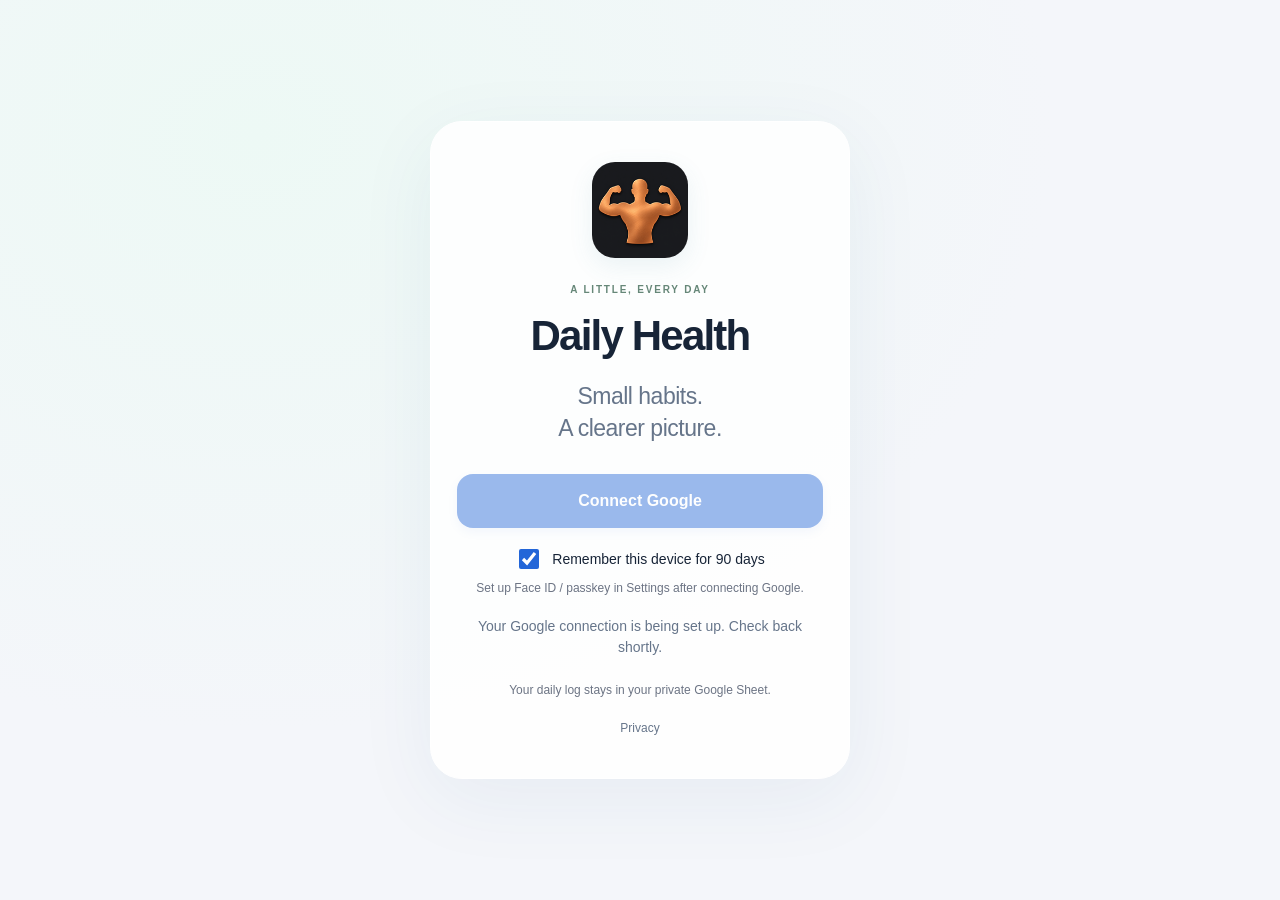
<file: index.html>
<!doctype html>
<html lang="en">
<head>
  <meta charset="utf-8">
  <meta name="viewport" content="width=device-width,initial-scale=1,viewport-fit=cover">
  <meta name="theme-color" content="#f4f6fa">
  <meta name="apple-mobile-web-app-title" content="Daily Health">
  <link rel="apple-touch-icon" sizes="180x180" href="/apple-touch-icon.png?v=d54e0a940a28">
  <link rel="icon" type="image/png" sizes="192x192" href="/assets/icon-192.png?v=d54e0a940a28">
  <link rel="manifest" href="/manifest.webmanifest?v=d54e0a940a28">
  <meta name="apple-mobile-web-app-capable" content="yes">
  <meta name="mobile-web-app-capable" content="yes">
  <meta name="apple-mobile-web-app-status-bar-style" content="default">
  <title>Daily Health</title>
  <link rel="stylesheet" href="/styles.css?v=1ed90fd45cb5">
</head>
<body data-mode="pages" class="connection-locked">
  <section class="connection-screen" aria-labelledby="connection-title"><div class="login-card">
  <img src="/apple-touch-icon.png?v=d54e0a940a28" class="login-icon" width="96" height="96" alt="">
  <p class="login-eyebrow">A LITTLE, EVERY DAY</p><h1 id="connection-title">Daily Health</h1>
  <p class="login-intro">Small habits.<br>A clearer picture.</p>
  <button id="unlock-passkey" class="finish passkey-unlock" type="button" hidden>Unlock with Face ID / passkey</button>
  <button id="connect-google" class="finish" type="button">Connect Google</button>
  <label class="remember-device"><input id="remember-device" type="checkbox" checked> Remember this device for 90 days</label>
  <p id="connection-help" class="tiny">Use this on your personal device. Log out from the top of any screen.</p>
  <p id="connection-message" class="connection-message" role="status">Opening your connection…</p>
  <p class="tiny">Your daily log stays in your private Google Sheet.</p>
  <a class="privacy-link" href="/privacy.html">Privacy</a>
  <noscript><p>Please enable JavaScript to open your daily log.</p></noscript>
  </div></section>
  <div id="preview-banner" class="preview-banner" hidden>Preview · entries stay in this browser, separate from your Google Sheet</div>
  <div class="app-shell">
    <header class="app-header">
      <a class="brand" href="#today" aria-label="Daily Health home"><span class="app-mark"><img src="/assets/icon-192.png?v=d54e0a940a28" width="38" height="38" alt=""></span><span>Daily Health</span></a>
      <div class="header-actions"><button class="logout-button" id="log-out" type="button" hidden>Log out</button><button class="icon-button" id="open-settings" aria-label="Open settings"></button></div>
    </header>
    <div id="startup-status" class="startup-status" role="status" hidden></div>
    <main id="main" aria-live="off"><div class="loading"><span class="spinner"></span><p>Opening your daily log…</p></div></main>
  </div>
  <nav class="tabbar" aria-label="Main navigation">
    <button data-tab="today" aria-current="page"><span class="nav-icon" data-icon="today"></span><span>Today</span></button>
    <button data-tab="trends"><span class="nav-icon" data-icon="trends"></span><span>Trends</span></button>
    <button data-tab="history"><span class="nav-icon" data-icon="history"></span><span>History</span></button>
  </nav>
  <div id="toast" class="toast" role="status" hidden></div>
  <dialog id="editor"><div id="dialog-content"></div></dialog>
  <input type="file" id="import-file" accept="application/json,.json" hidden>
  <script src="/core.js?v=1ed90fd45cb5"></script>
  <script src="/apple-health.js?v=1ed90fd45cb5"></script>
  <script src="/progress.js?v=1ed90fd45cb5"></script>
  <script src="/config.js?v=1ed90fd45cb5"></script>
  <script src="/pages-api.js?v=1ed90fd45cb5"></script>
  <script src="https://accounts.google.com/gsi/client" async defer></script>
  <script src="/client.js?v=1ed90fd45cb5"></script>
</body>
</html>
</file>
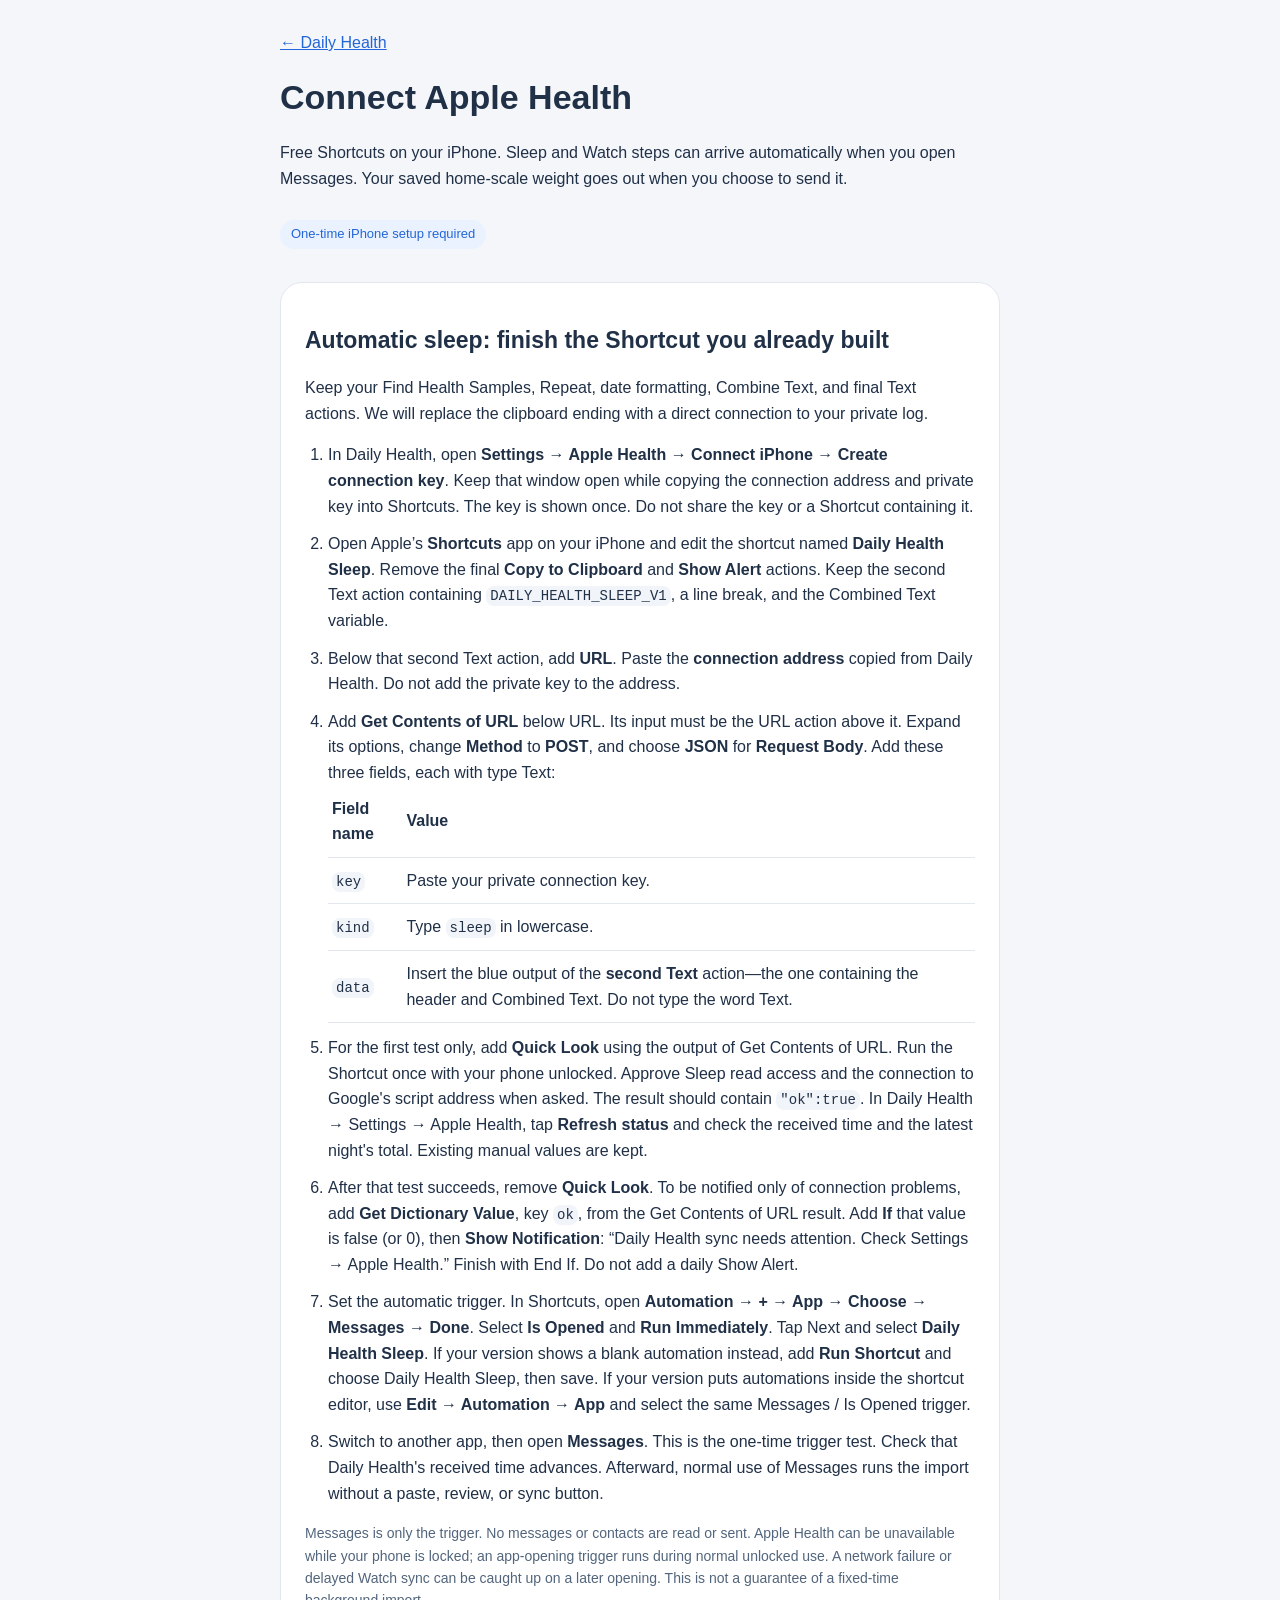
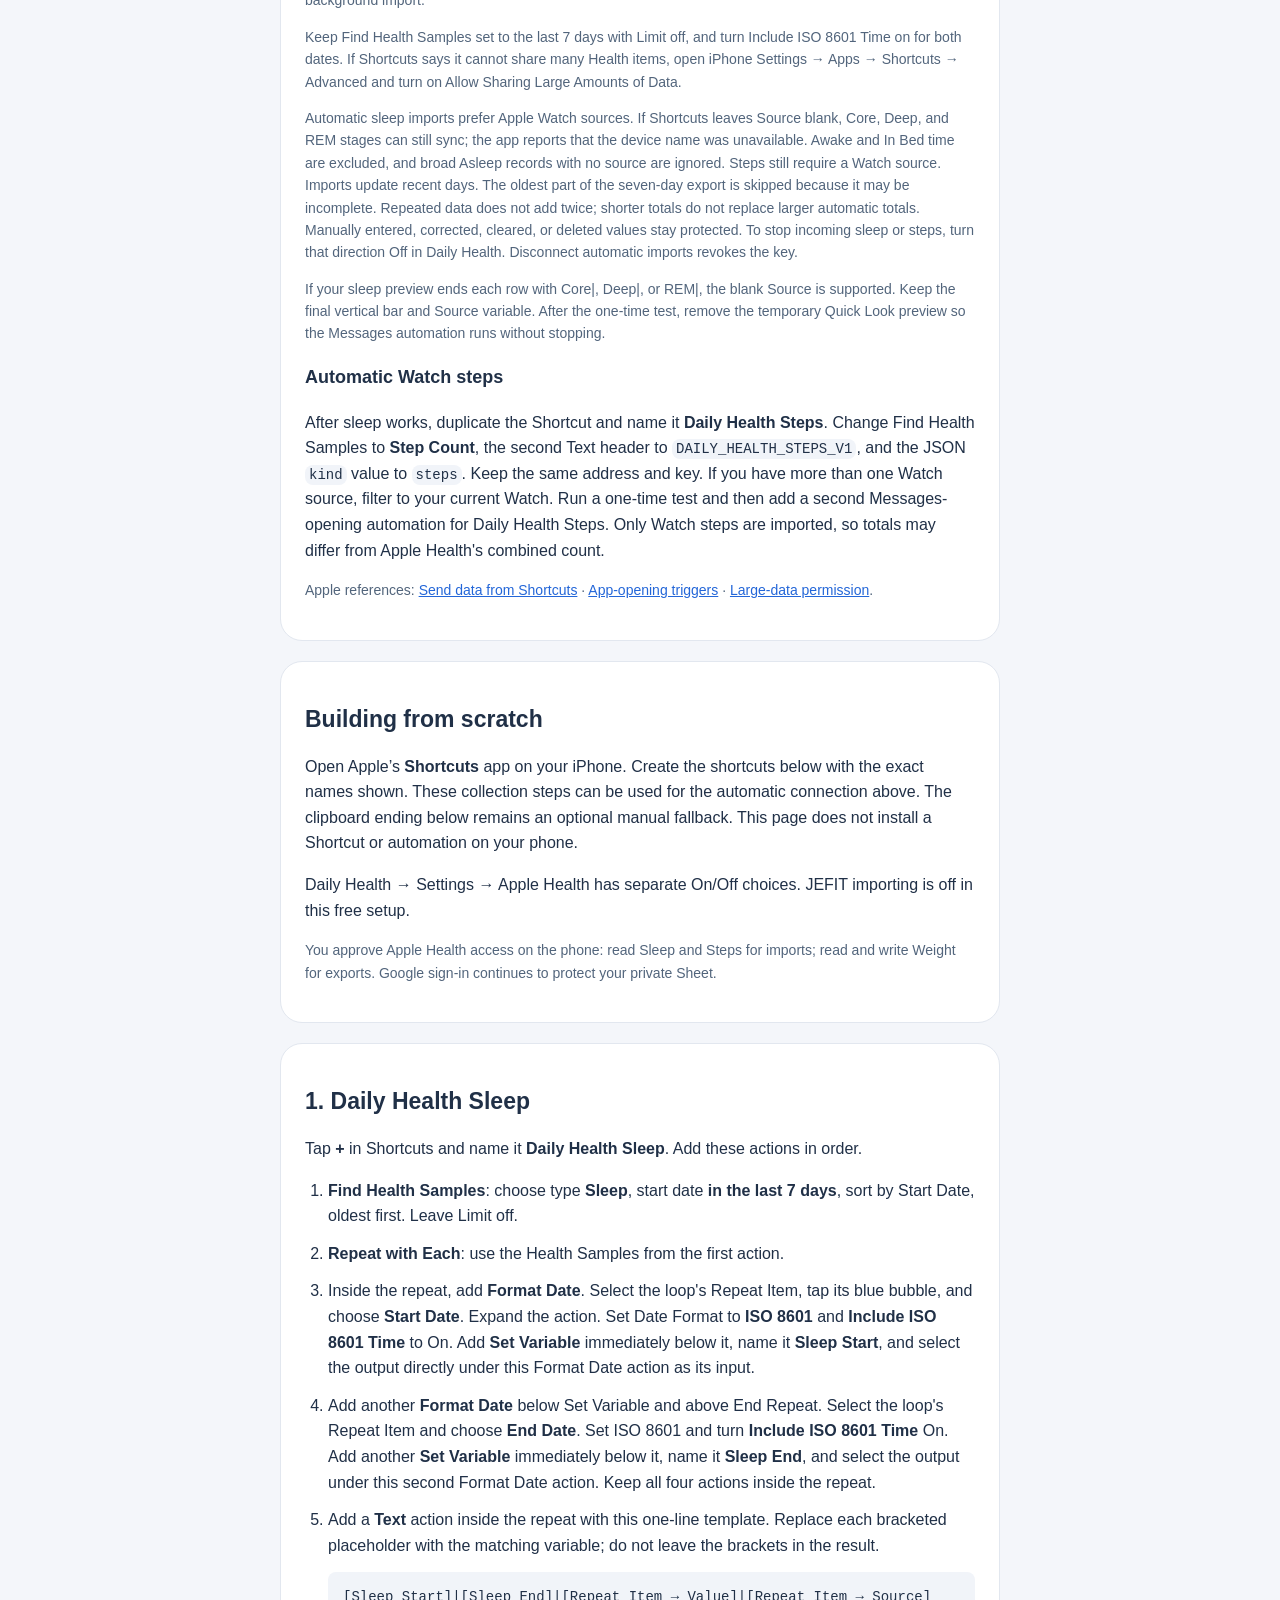
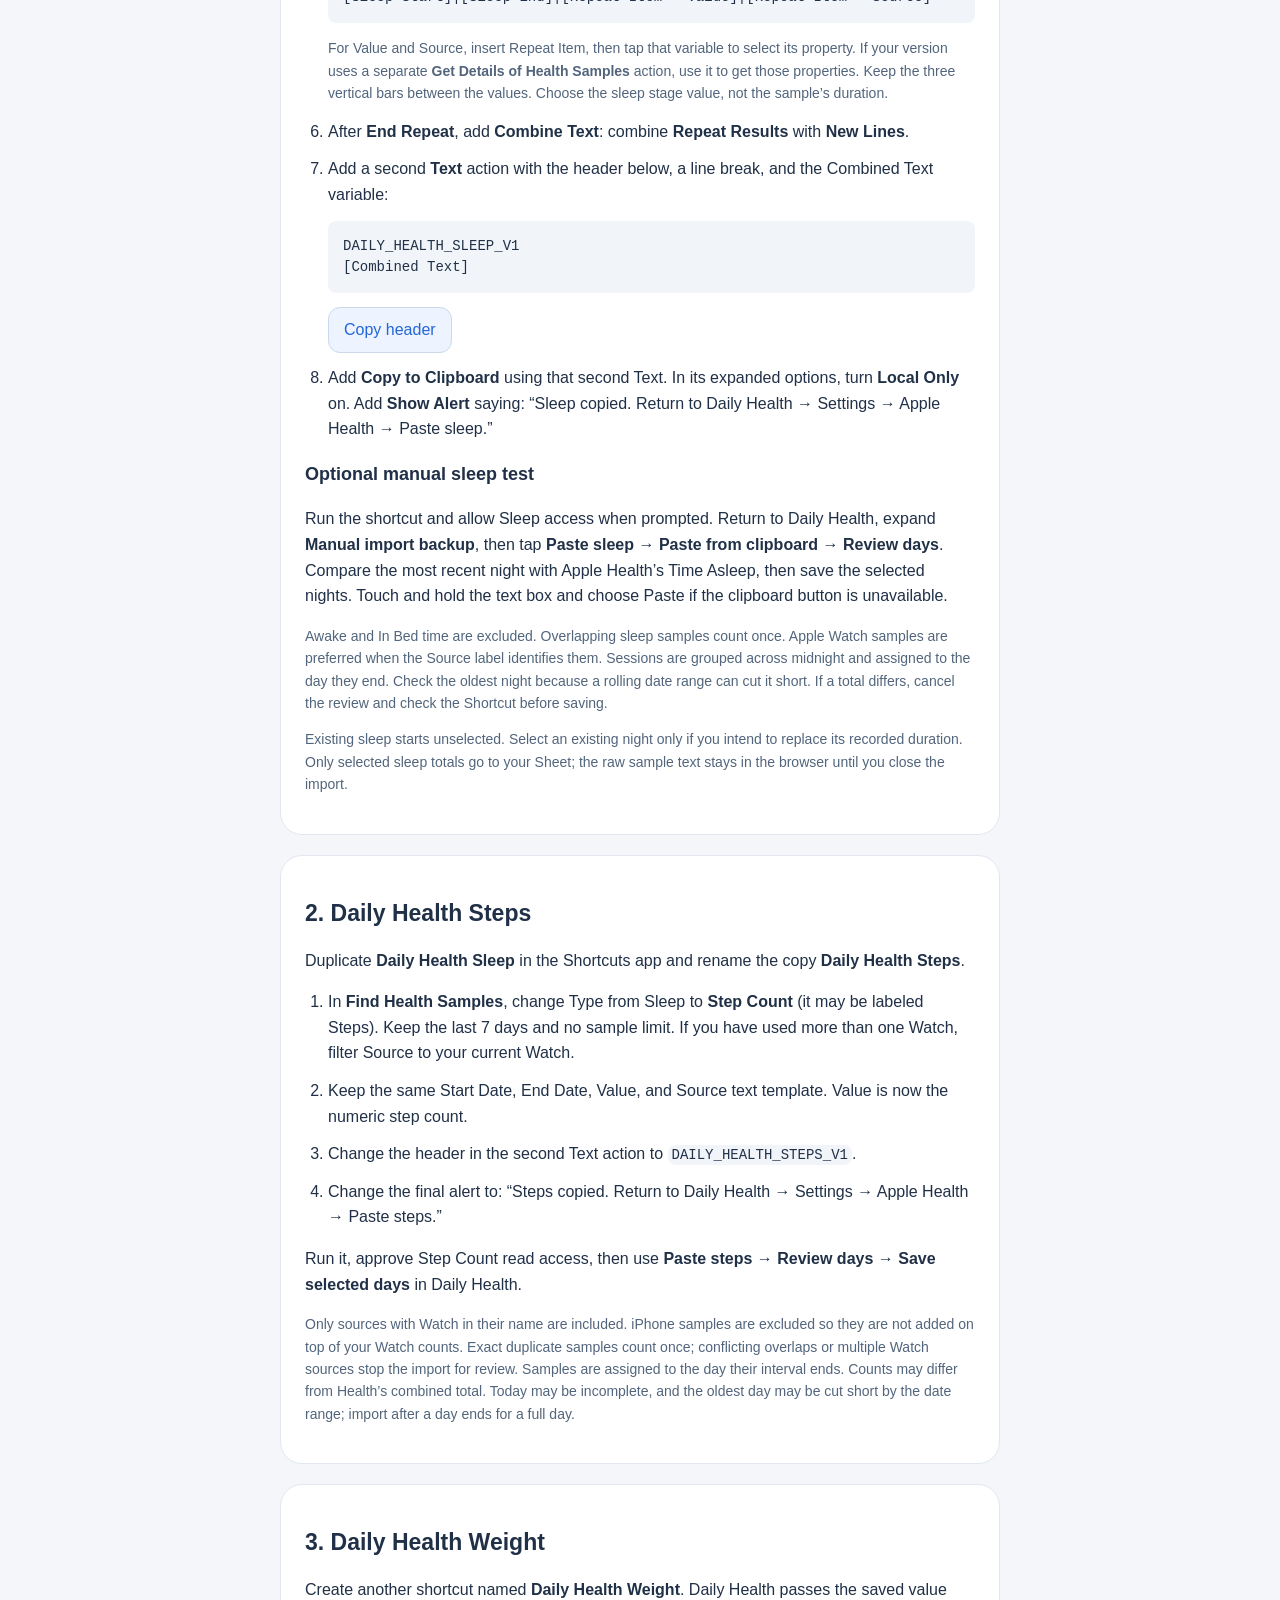
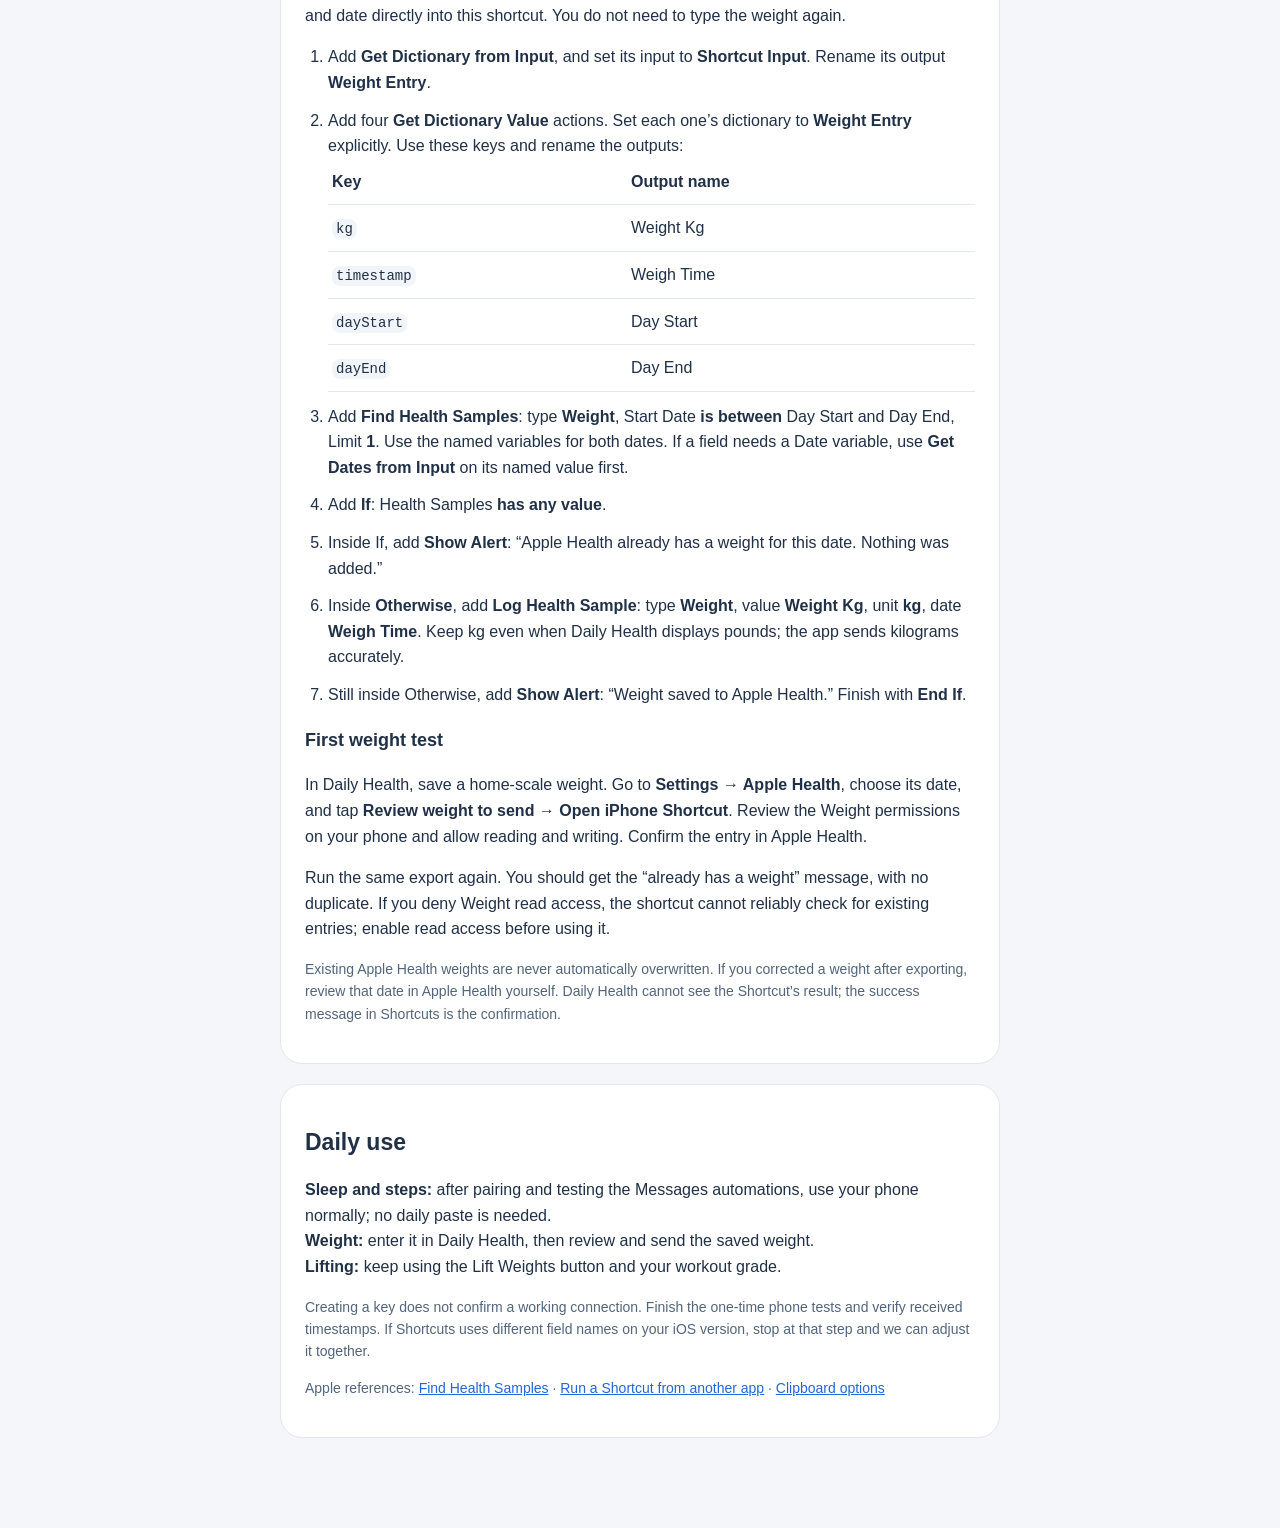
<file: apple-health-setup.html>
<!doctype html>
<html lang="en"><head><meta charset="utf-8"><meta name="viewport" content="width=device-width,initial-scale=1"><title>Apple Health setup · Daily Health</title><link rel="apple-touch-icon" sizes="180x180" href="/apple-touch-icon.png?v=d54e0a940a28">
  <link rel="icon" type="image/png" sizes="192x192" href="/assets/icon-192.png?v=d54e0a940a28">
  <link rel="manifest" href="/manifest.webmanifest?v=d54e0a940a28">
  <meta name="apple-mobile-web-app-capable" content="yes">
  <meta name="mobile-web-app-capable" content="yes">
  <meta name="apple-mobile-web-app-status-bar-style" content="default">
<style>body{font:16px/1.6 -apple-system,BlinkMacSystemFont,"Segoe UI",sans-serif;background:#f4f6fa;color:#203047;margin:0}main{max-width:720px;margin:auto;padding:30px 20px 70px}h1{font-size:34px;line-height:1.15}h2{font-size:23px;line-height:1.3}h3{font-size:18px}section{padding:24px;background:white;border:1px solid #e2e7ef;border-radius:22px;margin:20px 0}li{margin:12px 0}ol{padding-left:23px}a{color:#2366d8}code,pre{font:14px/1.5 ui-monospace,monospace;background:#f1f4f9;border-radius:8px}code{padding:2px 4px}pre{padding:15px;white-space:pre-wrap;overflow-wrap:anywhere}.note{font-size:14px;color:#52657c}.tag{display:inline-block;border-radius:30px;padding:4px 11px;background:#eaf2ff;color:#2366d8;font-size:13px}table{border-collapse:collapse;width:100%}td,th{text-align:left;padding:10px 4px;border-bottom:1px solid #e2e7ef}button{font:inherit;min-height:44px;border:1px solid #cbd9eb;border-radius:12px;padding:9px 15px;background:#edf3ff;color:#2366d8}summary{font-weight:650;cursor:pointer;min-height:44px}</style></head>
<body><main><a href="/">← Daily Health</a><h1>Connect Apple Health</h1><p>Free Shortcuts on your iPhone. Sleep and Watch steps can arrive automatically when you open Messages. Your saved home-scale weight goes out when you choose to send it.</p><p class="tag">One-time iPhone setup required</p>
<section id="automatic"><h2>Automatic sleep: finish the Shortcut you already built</h2><p>Keep your Find Health Samples, Repeat, date formatting, Combine Text, and final Text actions. We will replace the clipboard ending with a direct connection to your private log.</p>
<ol><li>In Daily Health, open <strong>Settings → Apple Health → Connect iPhone → Create connection key</strong>. Keep that window open while copying the connection address and private key into Shortcuts. The key is shown once. Do not share the key or a Shortcut containing it.</li>
<li>Open Apple’s <strong>Shortcuts</strong> app on your iPhone and edit the shortcut named <strong>Daily Health Sleep</strong>. Remove the final <strong>Copy to Clipboard</strong> and <strong>Show Alert</strong> actions. Keep the second Text action containing <code>DAILY_HEALTH_SLEEP_V1</code>, a line break, and the Combined Text variable.</li>
<li>Below that second Text action, add <strong>URL</strong>. Paste the <strong>connection address</strong> copied from Daily Health. Do not add the private key to the address.</li>
<li>Add <strong>Get Contents of URL</strong> below URL. Its input must be the URL action above it. Expand its options, change <strong>Method</strong> to <strong>POST</strong>, and choose <strong>JSON</strong> for <strong>Request Body</strong>. Add these three fields, each with type Text:
<table><tr><th>Field name</th><th>Value</th></tr><tr><td><code>key</code></td><td>Paste your private connection key.</td></tr><tr><td><code>kind</code></td><td>Type <code>sleep</code> in lowercase.</td></tr><tr><td><code>data</code></td><td>Insert the blue output of the <strong>second Text</strong> action—the one containing the header and Combined Text. Do not type the word Text.</td></tr></table></li>
<li>For the first test only, add <strong>Quick Look</strong> using the output of Get Contents of URL. Run the Shortcut once with your phone unlocked. Approve Sleep read access and the connection to Google's script address when asked. The result should contain <code>"ok":true</code>. In Daily Health → Settings → Apple Health, tap <strong>Refresh status</strong> and check the received time and the latest night's total. Existing manual values are kept.</li>
<li>After that test succeeds, remove <strong>Quick Look</strong>. To be notified only of connection problems, add <strong>Get Dictionary Value</strong>, key <code>ok</code>, from the Get Contents of URL result. Add <strong>If</strong> that value is false (or 0), then <strong>Show Notification</strong>: “Daily Health sync needs attention. Check Settings → Apple Health.” Finish with End If. Do not add a daily Show Alert.</li>
<li>Set the automatic trigger. In Shortcuts, open <strong>Automation → + → App → Choose → Messages → Done</strong>. Select <strong>Is Opened</strong> and <strong>Run Immediately</strong>. Tap Next and select <strong>Daily Health Sleep</strong>. If your version shows a blank automation instead, add <strong>Run Shortcut</strong> and choose Daily Health Sleep, then save. If your version puts automations inside the shortcut editor, use <strong>Edit → Automation → App</strong> and select the same Messages / Is Opened trigger.</li>
<li>Switch to another app, then open <strong>Messages</strong>. This is the one-time trigger test. Check that Daily Health's received time advances. Afterward, normal use of Messages runs the import without a paste, review, or sync button.</li></ol>
<p class="note">Messages is only the trigger. No messages or contacts are read or sent. Apple Health can be unavailable while your phone is locked; an app-opening trigger runs during normal unlocked use. A network failure or delayed Watch sync can be caught up on a later opening. This is not a guarantee of a fixed-time background import.</p>
<p class="note">Keep Find Health Samples set to the last 7 days with Limit off, and turn Include ISO 8601 Time on for both dates. If Shortcuts says it cannot share many Health items, open iPhone Settings → Apps → Shortcuts → Advanced and turn on Allow Sharing Large Amounts of Data.</p>
<p class="note">Automatic sleep imports prefer Apple Watch sources. If Shortcuts leaves Source blank, Core, Deep, and REM stages can still sync; the app reports that the device name was unavailable. Awake and In Bed time are excluded, and broad Asleep records with no source are ignored. Steps still require a Watch source. Imports update recent days. The oldest part of the seven-day export is skipped because it may be incomplete. Repeated data does not add twice; shorter totals do not replace larger automatic totals. Manually entered, corrected, cleared, or deleted values stay protected. To stop incoming sleep or steps, turn that direction Off in Daily Health. Disconnect automatic imports revokes the key.</p>
<p class="note">If your sleep preview ends each row with Core|, Deep|, or REM|, the blank Source is supported. Keep the final vertical bar and Source variable. After the one-time test, remove the temporary Quick Look preview so the Messages automation runs without stopping.</p><h3>Automatic Watch steps</h3><p>After sleep works, duplicate the Shortcut and name it <strong>Daily Health Steps</strong>. Change Find Health Samples to <strong>Step Count</strong>, the second Text header to <code>DAILY_HEALTH_STEPS_V1</code>, and the JSON <code>kind</code> value to <code>steps</code>. Keep the same address and key. If you have more than one Watch source, filter to your current Watch. Run a one-time test and then add a second Messages-opening automation for Daily Health Steps. Only Watch steps are imported, so totals may differ from Apple Health's combined count.</p>
<p class="note">Apple references: <a href="https://support.apple.com/guide/shortcuts/apd58d46713f/ios">Send data from Shortcuts</a> · <a href="https://support.apple.com/guide/shortcuts/apde31e9638b/ios">App-opening triggers</a> · <a href="https://support.apple.com/guide/shortcuts/apd961a4fc65/ios">Large-data permission</a>.</p></section>
<section><h2>Building from scratch</h2><p>Open Apple’s <strong>Shortcuts</strong> app on your iPhone. Create the shortcuts below with the exact names shown. These collection steps can be used for the automatic connection above. The clipboard ending below remains an optional manual fallback. This page does not install a Shortcut or automation on your phone.</p><p>Daily Health → Settings → Apple Health has separate On/Off choices. JEFIT importing is off in this free setup.</p><p class="note">You approve Apple Health access on the phone: read Sleep and Steps for imports; read and write Weight for exports. Google sign-in continues to protect your private Sheet.</p></section>
<section id="sleep"><h2>1. Daily Health Sleep</h2><p>Tap <strong>+</strong> in Shortcuts and name it <strong>Daily Health Sleep</strong>. Add these actions in order.</p>
<ol><li><strong>Find Health Samples</strong>: choose type <strong>Sleep</strong>, start date <strong>in the last 7 days</strong>, sort by Start Date, oldest first. Leave Limit off.</li>
<li><strong>Repeat with Each</strong>: use the Health Samples from the first action.</li>
<li>Inside the repeat, add <strong>Format Date</strong>. Select the loop's Repeat Item, tap its blue bubble, and choose <strong>Start Date</strong>. Expand the action. Set Date Format to <strong>ISO 8601</strong> and <strong>Include ISO 8601 Time</strong> to On. Add <strong>Set Variable</strong> immediately below it, name it <strong>Sleep Start</strong>, and select the output directly under this Format Date action as its input.</li>
<li>Add another <strong>Format Date</strong> below Set Variable and above End Repeat. Select the loop's Repeat Item and choose <strong>End Date</strong>. Set ISO 8601 and turn <strong>Include ISO 8601 Time</strong> On. Add another <strong>Set Variable</strong> immediately below it, name it <strong>Sleep End</strong>, and select the output under this second Format Date action. Keep all four actions inside the repeat.</li>
<li>Add a <strong>Text</strong> action inside the repeat with this one-line template. Replace each bracketed placeholder with the matching variable; do not leave the brackets in the result.
<pre>[Sleep Start]|[Sleep End]|[Repeat Item → Value]|[Repeat Item → Source]</pre>
<p class="note">For Value and Source, insert Repeat Item, then tap that variable to select its property. If your version uses a separate <strong>Get Details of Health Samples</strong> action, use it to get those properties. Keep the three vertical bars between the values. Choose the sleep stage value, not the sample’s duration.</p></li>
<li>After <strong>End Repeat</strong>, add <strong>Combine Text</strong>: combine <strong>Repeat Results</strong> with <strong>New Lines</strong>.</li>
<li>Add a second <strong>Text</strong> action with the header below, a line break, and the Combined Text variable:
<pre>DAILY_HEALTH_SLEEP_V1
[Combined Text]</pre><button type="button" id="copy-header">Copy header</button></li>
<li>Add <strong>Copy to Clipboard</strong> using that second Text. In its expanded options, turn <strong>Local Only</strong> on. Add <strong>Show Alert</strong> saying: “Sleep copied. Return to Daily Health → Settings → Apple Health → Paste sleep.”</li></ol>
<h3>Optional manual sleep test</h3><p>Run the shortcut and allow Sleep access when prompted. Return to Daily Health, expand <strong>Manual import backup</strong>, then tap <strong>Paste sleep → Paste from clipboard → Review days</strong>. Compare the most recent night with Apple Health’s Time Asleep, then save the selected nights. Touch and hold the text box and choose Paste if the clipboard button is unavailable.</p><p class="note">Awake and In Bed time are excluded. Overlapping sleep samples count once. Apple Watch samples are preferred when the Source label identifies them. Sessions are grouped across midnight and assigned to the day they end. Check the oldest night because a rolling date range can cut it short. If a total differs, cancel the review and check the Shortcut before saving.</p><p class="note">Existing sleep starts unselected. Select an existing night only if you intend to replace its recorded duration. Only selected sleep totals go to your Sheet; the raw sample text stays in the browser until you close the import.</p></section>
<section id="steps"><h2>2. Daily Health Steps</h2><p>Duplicate <strong>Daily Health Sleep</strong> in the Shortcuts app and rename the copy <strong>Daily Health Steps</strong>.</p><ol><li>In <strong>Find Health Samples</strong>, change Type from Sleep to <strong>Step Count</strong> (it may be labeled Steps). Keep the last 7 days and no sample limit. If you have used more than one Watch, filter Source to your current Watch.</li><li>Keep the same Start Date, End Date, Value, and Source text template. Value is now the numeric step count.</li><li>Change the header in the second Text action to <code>DAILY_HEALTH_STEPS_V1</code>.</li><li>Change the final alert to: “Steps copied. Return to Daily Health → Settings → Apple Health → Paste steps.”</li></ol><p>Run it, approve Step Count read access, then use <strong>Paste steps → Review days → Save selected days</strong> in Daily Health.</p><p class="note">Only sources with Watch in their name are included. iPhone samples are excluded so they are not added on top of your Watch counts. Exact duplicate samples count once; conflicting overlaps or multiple Watch sources stop the import for review. Samples are assigned to the day their interval ends. Counts may differ from Health’s combined total. Today may be incomplete, and the oldest day may be cut short by the date range; import after a day ends for a full day.</p></section>
<section id="weight"><h2>3. Daily Health Weight</h2><p>Create another shortcut named <strong>Daily Health Weight</strong>. Daily Health passes the saved value and date directly into this shortcut. You do not need to type the weight again.</p>
<ol><li>Add <strong>Get Dictionary from Input</strong>, and set its input to <strong>Shortcut Input</strong>. Rename its output <strong>Weight Entry</strong>.</li>
<li>Add four <strong>Get Dictionary Value</strong> actions. Set each one’s dictionary to <strong>Weight Entry</strong> explicitly. Use these keys and rename the outputs:
<table><tr><th>Key</th><th>Output name</th></tr><tr><td><code>kg</code></td><td>Weight Kg</td></tr><tr><td><code>timestamp</code></td><td>Weigh Time</td></tr><tr><td><code>dayStart</code></td><td>Day Start</td></tr><tr><td><code>dayEnd</code></td><td>Day End</td></tr></table></li>
<li>Add <strong>Find Health Samples</strong>: type <strong>Weight</strong>, Start Date <strong>is between</strong> Day Start and Day End, Limit <strong>1</strong>. Use the named variables for both dates. If a field needs a Date variable, use <strong>Get Dates from Input</strong> on its named value first.</li>
<li>Add <strong>If</strong>: Health Samples <strong>has any value</strong>.</li>
<li>Inside If, add <strong>Show Alert</strong>: “Apple Health already has a weight for this date. Nothing was added.”</li>
<li>Inside <strong>Otherwise</strong>, add <strong>Log Health Sample</strong>: type <strong>Weight</strong>, value <strong>Weight Kg</strong>, unit <strong>kg</strong>, date <strong>Weigh Time</strong>. Keep kg even when Daily Health displays pounds; the app sends kilograms accurately.</li>
<li>Still inside Otherwise, add <strong>Show Alert</strong>: “Weight saved to Apple Health.” Finish with <strong>End If</strong>.</li></ol>
<h3>First weight test</h3><p>In Daily Health, save a home-scale weight. Go to <strong>Settings → Apple Health</strong>, choose its date, and tap <strong>Review weight to send → Open iPhone Shortcut</strong>. Review the Weight permissions on your phone and allow reading and writing. Confirm the entry in Apple Health.</p><p>Run the same export again. You should get the “already has a weight” message, with no duplicate. If you deny Weight read access, the shortcut cannot reliably check for existing entries; enable read access before using it.</p><p class="note">Existing Apple Health weights are never automatically overwritten. If you corrected a weight after exporting, review that date in Apple Health yourself. Daily Health cannot see the Shortcut’s result; the success message in Shortcuts is the confirmation.</p></section>
<section><h2>Daily use</h2><p><strong>Sleep and steps:</strong> after pairing and testing the Messages automations, use your phone normally; no daily paste is needed.<br><strong>Weight:</strong> enter it in Daily Health, then review and send the saved weight.<br><strong>Lifting:</strong> keep using the Lift Weights button and your workout grade.</p><p class="note">Creating a key does not confirm a working connection. Finish the one-time phone tests and verify received timestamps. If Shortcuts uses different field names on your iOS version, stop at that step and we can adjust it together.</p><p class="note">Apple references: <a href="https://support.apple.com/guide/shortcuts/apd3c845e881/ios">Find Health Samples</a> · <a href="https://support.apple.com/guide/shortcuts/apd624386f42/ios">Run a Shortcut from another app</a> · <a href="https://support.apple.com/guide/shortcuts/apd081d9d61f/ios">Clipboard options</a></p></section>
</main><script>document.getElementById('copy-header').onclick=async function(){try{await navigator.clipboard.writeText('DAILY_HEALTH_SLEEP_V1');this.textContent='Copied';}catch{this.textContent='Select and copy DAILY_HEALTH_SLEEP_V1 above';}};</script></body></html>
</file>
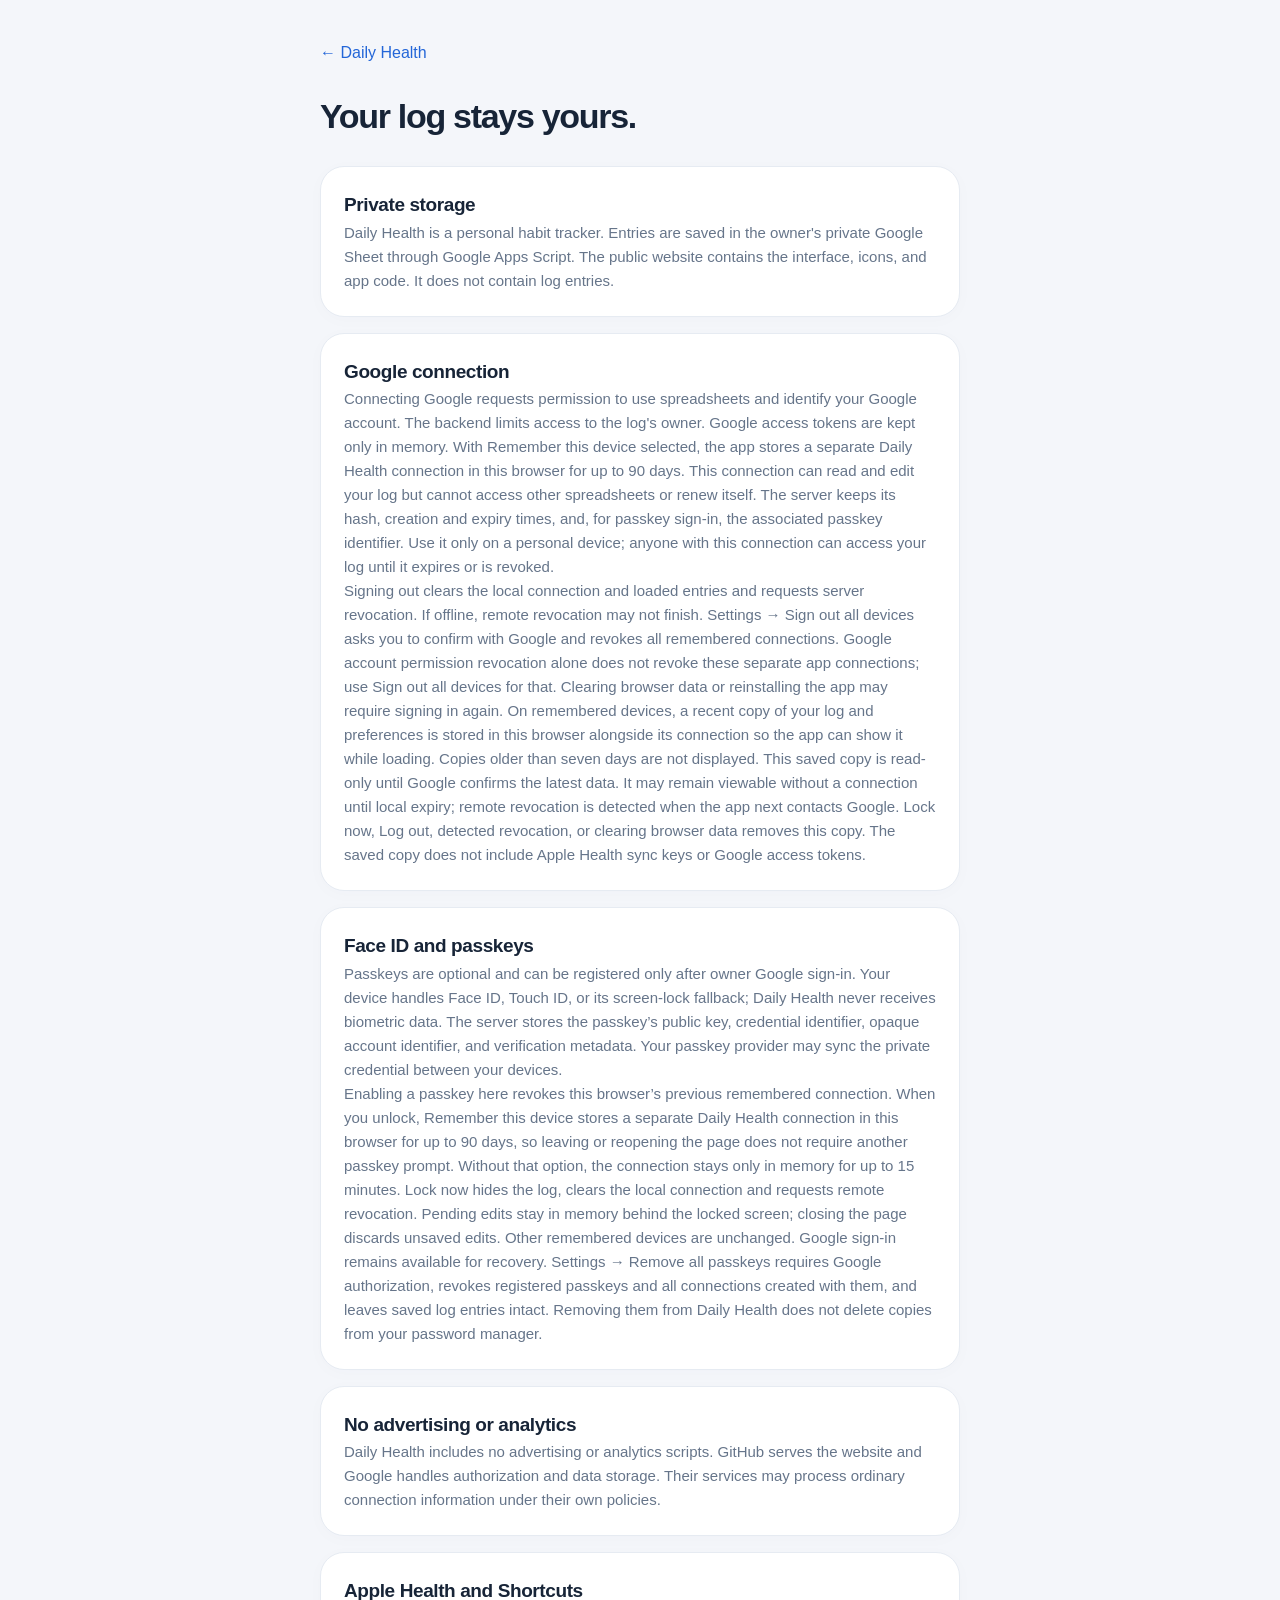
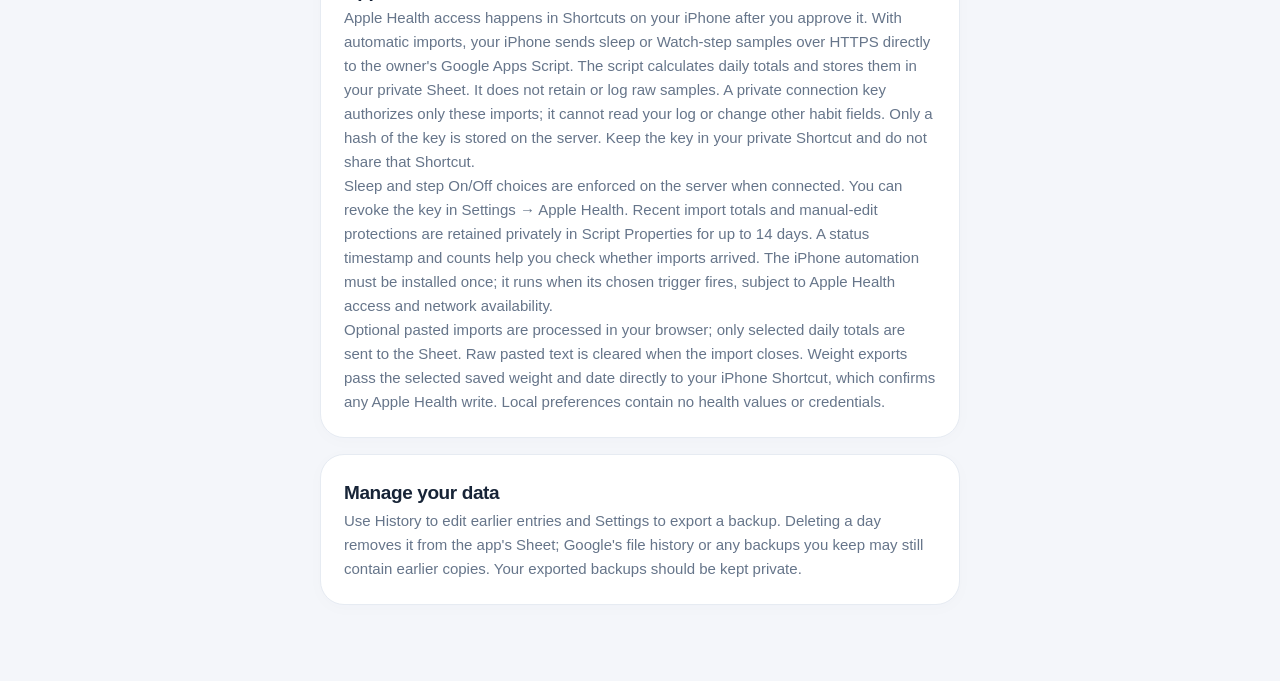
<file: privacy.html>
<!doctype html>
<html lang="en"><head><meta charset="utf-8"><meta name="viewport" content="width=device-width,initial-scale=1,viewport-fit=cover"><meta name="theme-color" content="#f4f6fa"><meta name="robots" content="noindex"><title>Privacy · Daily Health</title><link rel="apple-touch-icon" sizes="180x180" href="/apple-touch-icon.png?v=d54e0a940a28">
  <link rel="icon" type="image/png" sizes="192x192" href="/assets/icon-192.png?v=d54e0a940a28">
  <link rel="manifest" href="/manifest.webmanifest?v=d54e0a940a28">
  <meta name="apple-mobile-web-app-capable" content="yes">
  <meta name="mobile-web-app-capable" content="yes">
  <meta name="apple-mobile-web-app-status-bar-style" content="default"><link rel="stylesheet" href="/styles.css"></head>
<body><main class="privacy-page"><a href="/">← Daily Health</a><h1>Your log stays yours.</h1>
<section class="card"><h2>Private storage</h2><p>Daily Health is a personal habit tracker. Entries are saved in the owner's private Google Sheet through Google Apps Script. The public website contains the interface, icons, and app code. It does not contain log entries.</p></section>
<section class="card"><h2>Google connection</h2><p>Connecting Google requests permission to use spreadsheets and identify your Google account. The backend limits access to the log's owner. Google access tokens are kept only in memory. With Remember this device selected, the app stores a separate Daily Health connection in this browser for up to 90 days. This connection can read and edit your log but cannot access other spreadsheets or renew itself. The server keeps its hash, creation and expiry times, and, for passkey sign-in, the associated passkey identifier. Use it only on a personal device; anyone with this connection can access your log until it expires or is revoked.</p><p>Signing out clears the local connection and loaded entries and requests server revocation. If offline, remote revocation may not finish. Settings → Sign out all devices asks you to confirm with Google and revokes all remembered connections. Google account permission revocation alone does not revoke these separate app connections; use Sign out all devices for that. Clearing browser data or reinstalling the app may require signing in again. On remembered devices, a recent copy of your log and preferences is stored in this browser alongside its connection so the app can show it while loading. Copies older than seven days are not displayed. This saved copy is read-only until Google confirms the latest data. It may remain viewable without a connection until local expiry; remote revocation is detected when the app next contacts Google. Lock now, Log out, detected revocation, or clearing browser data removes this copy. The saved copy does not include Apple Health sync keys or Google access tokens.</p></section>
<section class="card"><h2>Face ID and passkeys</h2><p>Passkeys are optional and can be registered only after owner Google sign-in. Your device handles Face ID, Touch ID, or its screen-lock fallback; Daily Health never receives biometric data. The server stores the passkey’s public key, credential identifier, opaque account identifier, and verification metadata. Your passkey provider may sync the private credential between your devices.</p><p>Enabling a passkey here revokes this browser’s previous remembered connection. When you unlock, Remember this device stores a separate Daily Health connection in this browser for up to 90 days, so leaving or reopening the page does not require another passkey prompt. Without that option, the connection stays only in memory for up to 15 minutes. Lock now hides the log, clears the local connection and requests remote revocation. Pending edits stay in memory behind the locked screen; closing the page discards unsaved edits. Other remembered devices are unchanged. Google sign-in remains available for recovery. Settings → Remove all passkeys requires Google authorization, revokes registered passkeys and all connections created with them, and leaves saved log entries intact. Removing them from Daily Health does not delete copies from your password manager.</p></section>
<section class="card"><h2>No advertising or analytics</h2><p>Daily Health includes no advertising or analytics scripts. GitHub serves the website and Google handles authorization and data storage. Their services may process ordinary connection information under their own policies.</p></section>
<section class="card"><h2>Apple Health and Shortcuts</h2><p>Apple Health access happens in Shortcuts on your iPhone after you approve it. With automatic imports, your iPhone sends sleep or Watch-step samples over HTTPS directly to the owner's Google Apps Script. The script calculates daily totals and stores them in your private Sheet. It does not retain or log raw samples. A private connection key authorizes only these imports; it cannot read your log or change other habit fields. Only a hash of the key is stored on the server. Keep the key in your private Shortcut and do not share that Shortcut.</p><p>Sleep and step On/Off choices are enforced on the server when connected. You can revoke the key in Settings → Apple Health. Recent import totals and manual-edit protections are retained privately in Script Properties for up to 14 days. A status timestamp and counts help you check whether imports arrived. The iPhone automation must be installed once; it runs when its chosen trigger fires, subject to Apple Health access and network availability.</p><p>Optional pasted imports are processed in your browser; only selected daily totals are sent to the Sheet. Raw pasted text is cleared when the import closes. Weight exports pass the selected saved weight and date directly to your iPhone Shortcut, which confirms any Apple Health write. Local preferences contain no health values or credentials.</p></section>
<section class="card"><h2>Manage your data</h2><p>Use History to edit earlier entries and Settings to export a backup. Deleting a day removes it from the app's Sheet; Google's file history or any backups you keep may still contain earlier copies. Your exported backups should be kept private.</p></section>
</main></body></html>
</file>
<file: styles.css>
:root{color-scheme:light dark;--bg:#f4f6fa;--card:#fff;--text:#172437;--muted:#66758a;--line:#e6ebf2;--soft:#f2f5f9;--blue:#2366d8;--blue-soft:#eaf2ff;--mint:#15856b;--mint-soft:#e8f6f0;--shadow:0 3px 18px #142b4d05;--danger:#b33d36;--radius:24px;font-family:-apple-system,BlinkMacSystemFont,"Segoe UI",sans-serif;font-synthesis:none}
*{box-sizing:border-box}body{margin:0;background:var(--bg);color:var(--text);font-size:16px;line-height:1.45;-webkit-tap-highlight-color:transparent}button,input,select{font:inherit}button,a,input,select{touch-action:manipulation}button{cursor:pointer}button:disabled{cursor:default;opacity:.45}button:focus-visible,a:focus-visible,input:focus-visible,select:focus-visible{outline:3px solid #6ea5ff;outline-offset:3px}button{border:0;color:inherit;background:none}a{color:var(--blue);text-decoration:none}svg{display:block}button svg{flex-shrink:0}button:active:not(:disabled){transform:scale(.985)}.app-shell{max-width:880px;margin:auto;padding:0 28px 130px}.app-header{height:104px;display:flex;align-items:center;justify-content:space-between}.brand{display:flex;gap:12px;align-items:center;color:var(--text);font-size:17px;font-weight:650;letter-spacing:-.4px}.app-mark{width:38px;height:38px;display:block;border-radius:10px;overflow:hidden;box-shadow:0 3px 9px #2153b522}.app-mark svg{width:100%;height:100%}.icon-button{display:grid;place-items:center;width:44px;height:44px;border-radius:50%;color:var(--muted)}.icon-button:hover{background:var(--line)}.icon{width:21px;height:21px;fill:none;stroke:currentColor;stroke-width:1.8;stroke-linecap:round;stroke-linejoin:round}.page-heading{display:flex;align-items:center;justify-content:space-between;gap:12px;margin:8px 0 24px}h1{font-size:34px;letter-spacing:-1.3px;line-height:1.15;margin:0 0 7px;font-weight:750}h2{font-size:19px;letter-spacing:-.4px;margin:0}h3{font-size:14px;letter-spacing:.01em;margin:0;color:var(--muted);font-weight:550}p{margin:0}.subtitle,.muted{color:var(--muted)}.subtitle{font-size:14px}.save-state{display:flex;gap:5px;align-items:center;font-size:12px;color:var(--mint);white-space:nowrap}.save-state.error{color:var(--danger)}.date-bar{display:flex;align-items:center;justify-content:space-between;background:var(--card);border:1px solid var(--line);padding:3px 8px;border-radius:16px;margin-bottom:20px;gap:4px}.date-picker{display:flex;align-items:center;gap:9px;flex:1;justify-content:center;min-width:0;color:var(--blue)}.date-picker input{border:0;background:transparent;color:var(--text);font-weight:550;min-width:0;max-width:190px;padding:9px 2px;min-height:44px}.date-picker label{font-size:12px;white-space:nowrap}.back-today{display:block;margin:-9px auto 17px;color:var(--blue);font-size:13px;min-height:32px}.summary-grid{display:grid;grid-template-columns:1fr 1fr;gap:16px;margin-bottom:18px}.card{background:var(--card);border:1px solid var(--line);border-radius:var(--radius);padding:23px;box-shadow:var(--shadow);margin-bottom:18px}.summary-grid .card{margin:0}.card-heading{display:flex;gap:10px;align-items:center;margin-bottom:17px}.section-icon{display:grid;place-items:center;width:32px;height:32px;border-radius:11px;background:var(--blue-soft);color:var(--blue)}.section-icon.mint{background:var(--mint-soft);color:var(--mint)}.section-icon.violet{background:#f1edfc;color:#8063be}.metric-button{text-align:left;width:100%;padding:0;min-height:58px;display:flex;align-items:baseline;gap:7px;flex-wrap:wrap}.metric-value{font-size:34px;font-weight:650;letter-spacing:-1.2px;line-height:1.3}.metric-empty{font-size:25px;letter-spacing:-.8px;color:var(--muted)}.metric-unit{color:var(--muted);font-size:16px}.metric-caption{color:var(--muted);font-size:12px;margin-top:5px}.text-button{color:var(--blue);font-size:13px;min-height:34px;padding:4px 0;text-align:left}.row{display:flex;align-items:center;justify-content:space-between;gap:12px}.chips{display:flex;gap:10px;flex-wrap:wrap}.chip{display:flex;align-items:center;justify-content:center;gap:8px;min-height:48px;border:1px solid var(--line);border-radius:14px;background:var(--soft);font-weight:550;padding:11px 17px;transition:background .12s,border-color .12s,color .12s}.chip .check{display:none}.chip[aria-pressed=true]{background:var(--blue-soft);border-color:#a8c8f8;color:var(--blue)}.chip[aria-pressed=true] .check{display:block;width:16px;height:16px}.chip[aria-pressed=true] .habit-icon{display:none}.chips.equal>*{flex:1}.food-group{margin-top:22px}.food-group h3{margin-bottom:10px}.quality{display:grid;grid-template-columns:1fr 1fr;gap:10px}.quality .chip{min-height:52px}.quality .chip[aria-pressed=true][data-quality=healthy]{color:var(--mint);background:var(--mint-soft);border-color:#9ad5c2}.quality .chip[aria-pressed=true][data-quality=unhealthy]{color:#95682a;background:#fff4e1;border-color:#e6c794}.divider{border-top:1px solid var(--line);margin:22px 0}.tiny{font-size:12px;color:var(--muted)}.subrow{display:grid;grid-template-columns:1fr 1fr;gap:14px}.subrow .chip{width:100%}.segmented{display:flex;gap:4px;background:var(--soft);padding:4px;border:1px solid var(--line);border-radius:14px}.segmented button{min-width:58px;min-height:40px;border-radius:10px;font-weight:550;color:var(--muted)}.segmented button[aria-pressed=true]{background:var(--card);color:var(--blue);box-shadow:0 1px 5px #17243716}.finish{display:flex;align-items:center;justify-content:center;gap:9px;text-align:center;width:100%;min-height:54px;padding:14px 20px;border-radius:16px;background:var(--blue);color:#fff;font-weight:650;font-size:16px;box-shadow:0 4px 9px #2366d81a}.finish.completed{background:var(--mint-soft);color:var(--mint);box-shadow:none}.finish-note{text-align:center;color:var(--muted);font-size:12px;margin:11px 12px 0}.error-box{padding:14px 17px;border:1px solid #e8bcb6;border-radius:14px;background:#fff0ec;margin-bottom:16px;color:#9d322b;font-size:14px}.error-box button{display:block;min-height:36px;font-weight:650;text-decoration:underline;padding:5px 0}.tabbar{position:fixed;z-index:10;bottom:0;left:0;right:0;background:color-mix(in srgb,var(--card) 93%,transparent);backdrop-filter:blur(18px);border-top:1px solid var(--line);display:flex;justify-content:center;gap:64px;padding:9px 16px calc(9px + env(safe-area-inset-bottom))}.tabbar button{display:grid;justify-items:center;gap:4px;padding:5px 24px;color:var(--muted);font-size:11px;min-height:53px;min-width:88px}.tabbar button[aria-current=page]{color:var(--blue);font-weight:650}.tabbar .icon{width:23px;height:23px}.toast{position:fixed;z-index:30;bottom:calc(91px + env(safe-area-inset-bottom));left:50%;transform:translateX(-50%);background:var(--text);color:var(--card);padding:12px 18px;border-radius:14px;font-size:13px;width:max-content;max-width:calc(100% - 32px);box-shadow:0 7px 26px #0002}.toast button{color:inherit;text-decoration:underline;margin-left:12px;font-weight:650}.preview-banner{text-align:center;padding:8px 14px;background:#edf2fc;color:#456185;font-size:12px}.loading{padding:90px 0;text-align:center;color:var(--muted)}.spinner{display:block;margin:0 auto 15px;width:25px;height:25px;border:3px solid var(--line);border-top-color:var(--blue);border-radius:50%;animation:spin .8s linear infinite}@keyframes spin{to{transform:rotate(360deg)}}dialog{border:1px solid var(--line);border-radius:25px;background:var(--card);color:var(--text);padding:28px;width:min(440px,calc(100% - 24px));max-height:90dvh;overflow:auto;box-shadow:0 20px 70px #15233c25}dialog::backdrop{background:#14243a66;backdrop-filter:blur(4px)}.dialog-head{display:flex;align-items:center;justify-content:space-between;margin-bottom:12px}.dialog-head h2{font-size:22px}.dialog-actions{display:flex;gap:10px;margin-top:24px}.dialog-actions button{flex:1;min-height:48px;border-radius:13px;font-weight:650}.secondary{background:var(--soft);border:1px solid var(--line)}.primary{background:var(--blue);color:white}.danger{color:var(--danger)}.field{display:grid;gap:7px;margin:18px 0}.field label{font-size:13px;color:var(--muted);font-weight:550}.field input,.field select{width:100%;padding:13px;border:1px solid var(--line);border-radius:12px;min-height:48px;background:var(--card);color:var(--text)}.big-input{font-size:32px!important;font-weight:600}.field-pair{display:grid;grid-template-columns:1fr 1fr;gap:12px}.field-pair .field{margin:10px 0}.stepper{display:grid;grid-template-columns:48px 1fr 48px;gap:9px;align-items:center}.stepper button{height:48px;border-radius:12px;background:var(--soft);font-size:22px;color:var(--blue)}.week-dots{display:flex;justify-content:space-between;gap:10px;margin:23px 0 12px}.week-day{text-align:center;flex:1;font-size:11px;color:var(--muted)}.day-dot{display:grid;place-items:center;background:var(--soft);border:1px solid var(--line);border-radius:50%;width:35px;height:35px;margin:0 auto 7px;color:var(--muted);font-size:12px}.day-dot.done{color:var(--mint);background:var(--mint-soft);border-color:#bae0d1}.day-dot.today{outline:2px solid var(--blue);outline-offset:3px}.stats{display:grid;grid-template-columns:repeat(3,1fr);gap:12px;margin:22px 0 5px}.stat strong{font-size:25px;display:block;font-weight:650}.stat span{font-size:12px;color:var(--muted)}.chart{width:100%;height:190px;overflow:visible;margin-top:20px}.chart text{font-size:10px;fill:var(--muted)}.chart-legend{display:flex;gap:17px;font-size:12px;color:var(--muted);margin-top:13px}.legend-dot{display:inline-block;width:8px;height:8px;border-radius:50%;background:var(--blue);margin-right:6px}.legend-dot.mint{background:var(--mint)}.empty{text-align:center;padding:30px 10px;color:var(--muted);font-size:14px}.empty .icon{margin:0 auto 12px;width:29px;height:29px}.streaks{display:grid;grid-template-columns:1fr 1fr;gap:12px}.streak-card{padding:17px;border-radius:17px;background:var(--soft)}.streak-card strong{font-size:24px;display:block;margin:6px 0}.streak-card span{font-size:13px;color:var(--muted)}.history-month{margin:22px 0 12px;font-size:14px;font-weight:650;color:var(--muted)}.history-row{width:100%;text-align:left;display:flex;align-items:center;justify-content:space-between;gap:14px;padding:17px 0;border-bottom:1px solid var(--line)}.history-row:last-child{border:0}.history-date{font-weight:600}.history-detail{font-size:12px;color:var(--muted);margin-top:3px}.history-status{font-size:11px;color:var(--mint);display:flex;align-items:center;gap:6px}.edit-link{color:var(--blue);font-size:13px}.settings-row{display:flex;align-items:center;justify-content:space-between;gap:15px;padding:15px 0;border-bottom:1px solid var(--line)}.settings-row:last-child{border:0}.settings-row button,.settings-row a{min-height:44px;display:flex;align-items:center;color:var(--blue)}.settings-intro{font-size:13px;color:var(--muted);margin:13px 0}.settings-card h2{margin-bottom:6px}.switch-label{display:flex;align-items:center;justify-content:space-between;margin:20px 0}.switch-label input{width:22px;height:22px;accent-color:var(--blue)}.trend-metric{font-size:30px;letter-spacing:-1px;font-weight:650;margin:14px 0 5px}.outlook-note{color:var(--muted);font-size:12px;max-width:560px;margin-top:12px}.sr-only{position:absolute;width:1px;height:1px;padding:0;margin:-1px;overflow:hidden;clip:rect(0,0,0,0);white-space:nowrap;border:0}.text-date{font-size:13px;color:var(--blue)}.history-actions{display:flex;gap:10px}.full-button{min-height:44px;color:var(--blue);font-weight:550}.save-indicator{min-height:20px}.date-note{color:var(--blue);font-size:13px;margin-bottom:16px}
@media(min-width:720px){.today-grid{display:grid;grid-template-columns:.86fr 1.14fr;gap:22px;align-items:start}.today-grid .summary-grid{grid-template-columns:1fr}.today-grid .card{padding:24px}.food-card{margin-bottom:0}.daily-footer{grid-column:1/-1;max-width:440px;width:100%;margin:0 auto}.trends-grid{display:grid;grid-template-columns:1fr 1fr;gap:18px}.trends-grid .wide{grid-column:1/-1}.trends-grid .card{margin:0}.card .metric-value{font-size:36px}}
@media(max-width:540px){.app-shell{padding:0 18px 120px}.app-header{height:83px}.brand{font-size:16px}.app-mark{width:34px;height:34px}.page-heading{margin:6px 0 20px}h1{font-size:32px}.card{padding:19px;border-radius:21px}.summary-grid{gap:12px}.summary-grid .card{padding:16px}.metric-value{font-size:29px}.metric-empty{font-size:24px}.metric-button{min-height:46px}.card-heading{gap:8px;margin-bottom:12px}.card-heading h2{font-size:16px}.section-icon{width:29px;height:29px}.chip{padding:11px 12px;font-size:14px;gap:6px}.tabbar{gap:10px;justify-content:space-around}.tabbar button{padding:5px 20px}.date-picker label{font-size:11px}.subrow{gap:11px}.stats{gap:8px}.field-pair{gap:9px}.card-heading .tiny{font-size:11px}.streaks{gap:10px}.save-state{font-size:11px}.preview-banner{font-size:10px}}
@media(prefers-color-scheme:dark){:root{--bg:#10151d;--card:#1a222e;--text:#e5edf8;--muted:#9aaac0;--line:#2a3545;--soft:#222d3d;--blue:#89b7ff;--blue-soft:#203957;--mint:#79d9bb;--mint-soft:#203c36;--shadow:none}.finish{background:#3474df;color:white}.chip[aria-pressed=true]{border-color:#416592}.quality .chip[aria-pressed=true][data-quality=healthy]{border-color:#467967}.quality .chip[aria-pressed=true][data-quality=unhealthy]{background:#493821;border-color:#7b633d;color:#e3c495}.section-icon.violet{background:#342b4e;color:#bca6ee}.error-box{background:#432d2b;border-color:#79504b;color:#f3b1aa}.preview-banner{background:#23324a;color:#b7c8e2}.primary{background:#3474df}.day-dot.done{border-color:#416052}}
@media(prefers-reduced-motion:reduce){*{animation:none!important;transition:none!important}button:active:not(:disabled){transform:none}}
/* The public sign-in screen contains no log data. */
.login-page{min-height:100dvh;display:grid;place-items:center;padding:28px 22px;background:radial-gradient(ellipse at 15% 0%,#e7efff,transparent 65%),#f4f6fa}
.login-card{text-align:center;width:min(100%,420px);padding:40px 26px;background:rgba(255,255,255,.88);border:1px solid #fff;border-radius:32px;box-shadow:0 20px 80px #234b8710}
.login-icon{display:block;margin:0 auto 32px;border-radius:23px;box-shadow:0 10px 24px #326fe41c}
.login-eyebrow{font-size:11px;font-weight:700;letter-spacing:2px;color:#497b91;margin:0 0 16px}
.login-card h1{font-size:42px;line-height:1.1;letter-spacing:-1.8px;margin:0 0 20px}
.login-card .settings-intro{line-height:1.7;margin-bottom:30px}
.login-button{display:block;text-decoration:none;margin:24px 0 18px;text-align:center}
.login-card .tiny{color:#6c7484}

.amount-options{display:grid;grid-template-columns:repeat(3,minmax(0,1fr));gap:8px}
.amount-options.water-options{grid-template-columns:repeat(4,minmax(0,1fr))}
.amount-choice{flex-direction:column;gap:2px;padding:10px 4px;min-height:48px;min-width:0;font-size:14px}
.amount-choice small{font-size:11px;color:var(--muted);font-weight:400}
.amount-choice[aria-pressed=true] small{color:inherit}
.amount-label{font-size:12px;color:var(--muted);margin:13px 0 8px}
.amount-help{margin-top:9px;line-height:1.5}
.workout-grade{border-top:1px solid var(--line);margin-top:19px;padding-top:18px}
.workout-grade h3{margin-bottom:11px}
.rating-options{display:grid;grid-template-columns:repeat(3,minmax(0,1fr));gap:7px}
.rating-choice{padding:11px 5px;min-width:0;font-size:14px}
.rating-choice[aria-pressed=true][data-rating=great]{background:var(--mint-soft);color:var(--mint);border-color:var(--mint)}
.pattern-directions{display:grid;grid-template-columns:1fr 1fr;gap:8px;margin-top:19px}
.pattern-directions .chip{font-size:13px;padding:10px 7px}
.pattern-row{display:flex;align-items:center;justify-content:space-between;gap:16px;padding:15px 0;border-bottom:1px solid var(--line)}
.pattern-row strong{display:block;font-size:14px;font-weight:600}
.pattern-row .tiny{display:block;margin-top:3px}
.pattern-value{font-size:23px;font-weight:650;text-align:right;white-space:nowrap;color:var(--blue)}
.pattern-value small{font-size:12px;font-weight:400;color:var(--muted)}

/* The static site starts locked until its owner connects Google. */
.connection-screen{display:none;min-height:100dvh;place-items:center;padding:32px 22px;background:radial-gradient(ellipse at 20% 15%,#edf9f5,transparent 55%),var(--bg)}
.connection-locked .connection-screen{display:grid}
.connection-locked .app-shell,.connection-locked .tabbar{display:none}
.connection-screen .login-card{text-align:center;max-width:420px}
.connection-screen .login-icon{display:block;margin:0 auto 25px;border-radius:23px;box-shadow:0 8px 24px #43879b1a}
.login-eyebrow{color:#668778;font-size:10px;font-weight:700;letter-spacing:.18em;margin:0 0 16px}
.login-intro{font-size:23px;line-height:1.4;letter-spacing:-.5px;color:var(--muted);margin:16px 0 30px}
.connection-message{font-size:14px;line-height:1.5;color:var(--muted);margin:19px 0 24px;min-height:42px}
.privacy-link{display:inline-block;font-size:12px;color:var(--muted);margin-top:20px}
.privacy-page{max-width:680px;margin:0 auto;padding:40px 20px 60px;line-height:1.6}
.privacy-page h1{font-size:34px;line-height:1.2;margin:30px 0}
.privacy-page .card{margin-bottom:16px}
.privacy-page p{color:var(--muted);font-size:15px}
.health-actions{display:flex;gap:10px;flex-wrap:wrap;margin:18px 0}.health-action{display:inline-flex;justify-content:center;align-items:center;min-height:48px;padding:13px 18px;border-radius:13px;font-size:14px;font-weight:600;text-align:center;text-decoration:none}.health-guide-link{display:flex;align-items:center;gap:6px;margin:16px 0}.disabled-link{opacity:.45;pointer-events:none}.health-paste{display:block;width:100%;padding:12px;border:1px solid var(--line);border-radius:12px;background:var(--card);color:var(--text);font:14px/1.5 ui-monospace,monospace;resize:vertical}.health-review-list{max-height:40vh;overflow:auto}.health-review-row{display:flex;gap:12px;padding:14px 0;border-bottom:1px solid var(--line);align-items:center}.health-review-row input{width:22px;height:22px;flex-shrink:0;accent-color:var(--blue)}.health-review-row span span,.health-review-row small{display:block}.health-review-row small{font-size:12px;color:var(--muted);margin-top:3px}
.steps-card{grid-column:1/-1}
.health-manual { margin:20px 0; }
.health-manual > summary { min-height:44px; cursor:pointer; color:var(--muted,#52657c); padding:12px 4px; }
#health-sync-url, #health-sync-key { display:block; width:100%; margin:8px 0; }
.passkey-unlock{margin-bottom:14px;font-size:15px}
.connection-screen [hidden],.dialog-actions [hidden]{display:none!important}
.connection-locked .toast{display:none}
#health-copy-url, #health-copy-key { margin-bottom:18px; }
.notes-card{grid-column:1/-1}
.notes-text{white-space:pre-wrap;overflow-wrap:anywhere;font-size:15px;line-height:1.6;margin:4px 0 12px}
.notes-input{display:block;width:100%;min-height:140px;padding:13px;border:1px solid var(--line);border-radius:13px;background:var(--card);color:var(--text);font:16px/1.5 -apple-system,BlinkMacSystemFont,'Segoe UI',sans-serif;resize:vertical}
.history-note{display:block;margin-top:6px;color:var(--text);font-size:13px;overflow-wrap:anywhere;line-height:1.45}
.history-row>span:first-child{min-width:0}.history-status{flex-shrink:0}
#notes-count{white-space:nowrap;margin-left:12px}

.remember-device{display:flex;align-items:center;justify-content:center;gap:10px;font-size:14px;line-height:1.5;margin:18px 0 8px}.remember-device input{width:20px;height:20px;accent-color:var(--blue);flex-shrink:0}

.fasting-options{display:grid;grid-template-columns:repeat(2,minmax(0,1fr));gap:7px}.fasting-options button:first-child{grid-column:1/-1}

/* Keep logout visible on every signed-in screen, including narrow phones. */
.header-actions{display:flex;align-items:center;gap:8px;flex-shrink:0}
.logout-button{min-height:44px;padding:9px 12px;border:1px solid var(--line);border-radius:12px;background:var(--card);color:var(--blue);font-size:13px;font-weight:600;white-space:nowrap}
.logout-button[hidden]{display:none}
.startup-status{display:flex;align-items:center;justify-content:space-between;gap:14px;padding:13px 16px;margin:0 0 20px;border:1px solid var(--line);border-radius:14px;background:var(--blue-soft);font-size:13px}
.startup-status[hidden]{display:none}.startup-status strong,.startup-status small{display:block}.startup-status small{margin-top:3px;color:var(--muted);font-size:12px}.startup-status .spinner{width:18px;height:18px;flex-shrink:0;margin:0}.startup-status button{min-height:44px;color:var(--blue);font-weight:600;white-space:nowrap}
.snapshot-view #main button:disabled{opacity:1;cursor:wait}.snapshot-view .save-state{visibility:hidden}
@media(prefers-reduced-motion:reduce){.spinner{animation:none}}

.supplements-card{grid-column:1/-1}.supplement-options,.sleep-aid-options{display:grid;grid-template-columns:repeat(3,minmax(0,1fr));gap:10px}.supplement-options .chip,.sleep-aid-options .chip{padding:12px 8px;font-size:14px;min-width:0}.supplement-options .check,.sleep-aid-options .check{flex-shrink:0}
@media(max-width:420px){.supplement-options{grid-template-columns:1fr 1fr}.supplement-options .chip:first-child{grid-column:1/-1}}
.erin-card{grid-column:1/-1}.erin-comparison{width:100%;border-collapse:collapse;table-layout:fixed;margin-top:16px;font-size:14px}.erin-comparison th,.erin-comparison td{padding:14px 6px;text-align:center;vertical-align:top;border-bottom:1px solid var(--line);overflow-wrap:anywhere}.erin-comparison th:first-child{text-align:left}.erin-comparison .tiny{display:block;margin-top:5px;font-weight:400}.erin-comparison strong{font-size:20px}
.app-mark img{display:block;width:100%;height:100%;object-fit:cover}
.erin-heading{display:flex;align-items:center;justify-content:space-between;gap:12px;min-height:34px}.erin-heading .section-title{margin:0}.erin-status{display:inline-flex;align-items:center;justify-content:center;flex:0 0 34px;width:34px;height:34px;font-family:"Apple Color Emoji","Segoe UI Emoji","Noto Color Emoji",sans-serif;font-size:28px;line-height:1}
.context-grid .sleep-aids-card{grid-column:1/-1}

/* Daily Progress and its calendar share numeric bands; color is never the only label. */
.progress-card{border-top:3px solid var(--blue)}.progress-top{display:flex;justify-content:space-between;gap:12px;align-items:center}.progress-top .section-title{margin-bottom:5px}.progress-number{border-radius:16px;padding:9px 16px;min-width:92px;text-align:center;flex-shrink:0}.progress-number strong{display:block;font-size:34px;line-height:1.15;letter-spacing:-1px}.progress-number span{display:block;font-size:11px;margin-top:3px}.progress-domains{display:grid;grid-template-columns:repeat(3,minmax(0,1fr));gap:10px;margin:20px 0 8px}.progress-domains>span{font-size:12px;color:var(--muted);border-right:1px solid var(--line)}.progress-domains>span:last-child{border:0}.progress-domains strong{display:block;color:var(--text);font-size:17px;margin-top:6px}.progress-actions{display:flex;justify-content:space-between;gap:10px;flex-wrap:wrap}.progress-actions button{display:inline-flex;align-items:center;gap:3px;min-height:44px}.score-high{background:var(--mint-soft);color:var(--mint)}.score-mid{background:var(--blue-soft);color:var(--blue)}.score-low{background:#f6ece0;color:#805025}.score-pending{background:var(--soft);color:var(--muted)}
.history-toolbar{display:flex;justify-content:space-between;align-items:center;gap:12px;flex-wrap:wrap;margin-bottom:20px}.calendar-month{display:flex;align-items:center;justify-content:space-between;gap:4px}.calendar-month input{min-width:0;max-width:180px;min-height:44px;border:1px solid var(--line);border-radius:10px;padding:8px;background:var(--card);color:var(--text);font:inherit;font-size:14px}.calendar-summary{display:flex;flex-direction:column;gap:4px;margin-bottom:20px}.calendar-summary>strong{font-size:22px;letter-spacing:-.5px}.score-calendar{display:grid;grid-template-columns:repeat(7,minmax(0,1fr));gap:6px}.calendar-weekday{text-align:center;color:var(--muted);font-size:11px;padding-bottom:7px}.calendar-day{display:flex;flex-direction:column;align-items:center;justify-content:space-between;min-width:0;min-height:96px;padding:8px 3px 6px;border:1px solid transparent;border-radius:12px;cursor:pointer}.calendar-date{align-self:flex-start;margin-left:5px;font-size:11px;color:var(--text)}.calendar-day strong{font-size:23px;line-height:1.2}.calendar-icons{height:20px;font-size:14px;white-space:nowrap;letter-spacing:-2px}.calendar-day.score-pending{border:1px dashed var(--line)}.calendar-day.calendar-today{border:2px solid var(--blue);padding:7px 2px 5px}.calendar-day:disabled{background:transparent;opacity:.35;cursor:default}.calendar-day:hover:enabled{box-shadow:inset 0 0 0 1px currentColor}.calendar-legend{display:flex;gap:8px;flex-wrap:wrap;align-items:center;margin:18px 0 12px}.calendar-legend>span{border-radius:6px;padding:5px 7px}.score-dialog-total{display:flex;align-items:center;gap:16px;border-radius:16px;padding:16px;margin:20px 0}.score-dialog-total strong{font-size:42px;line-height:1}.score-dialog-total span{font-size:13px}.score-breakdown section{border-bottom:1px solid var(--line);padding:14px 0}.score-breakdown h3{display:flex;justify-content:space-between;align-items:baseline;gap:8px;font-size:15px;margin:0 0 7px}.score-breakdown h3 span{font-size:12px;white-space:nowrap;color:var(--muted)}.score-breakdown p,.score-method p{font-size:13px;line-height:1.6;color:var(--muted);margin:7px 0}.score-method{margin:22px 0 0;border-top:1px solid var(--line);padding-top:18px}.score-method summary{font-size:14px;font-weight:600;cursor:pointer;min-height:36px}.score-method a{color:var(--blue);text-decoration:underline}.score-missing-days{display:flex;gap:6px;flex-wrap:wrap}.score-missing-days button{min-height:44px;padding:5px 9px;background:var(--soft);border-radius:8px}.score-edit{margin-top:20px;width:100%;min-height:44px;border-radius:12px;padding:12px;font-weight:600}
@media(max-width:540px){.history-toolbar{justify-content:center}.calendar-month{width:100%}.calendar-card{padding:16px 12px}.score-calendar{gap:4px}.calendar-day{min-height:76px;border-radius:9px;padding:6px 2px 3px}.calendar-day.calendar-today{padding:5px 1px 2px}.calendar-date{margin-left:3px;font-size:10px}.calendar-day strong{font-size:19px}.calendar-icons{font-size:12px;letter-spacing:-2px;height:16px}.progress-number{min-width:78px;padding:9px 11px}.progress-top .section-title{font-size:16px}.progress-top .tiny{font-size:11px}.calendar-legend{gap:3px;font-size:10px}.calendar-summary>strong{font-size:20px}}
@media(prefers-color-scheme:dark){.score-low{background:#493821;color:#e3c495}}

/* Consistent, decorative signposts and a daily log that follows the same order on every screen. */
.section-emoji{display:inline-flex;align-items:center;justify-content:center;flex:0 0 auto;font-family:"Apple Color Emoji","Segoe UI Emoji","Noto Color Emoji",sans-serif;font-size:21px;line-height:1.2;width:28px;letter-spacing:0}
.scale-icon{color:var(--blue)}.scale-icon .icon{width:25px;height:25px;stroke-width:1.7}
.page-heading>div:first-child{min-width:0}.personal-greeting{font-size:15px;font-weight:550;color:var(--muted);margin:0 0 8px;overflow-wrap:anywhere}.personal-greeting span{white-space:nowrap}
.section-title{display:flex;align-items:center;gap:9px;color:var(--text);font-size:18px;font-weight:650;letter-spacing:-.3px;margin:0 0 16px}
.full-button{display:inline-flex;align-items:center;gap:6px}
.row>.section-title{margin:0;min-width:0}.row>.tiny{flex-shrink:0}
.page-heading h1{display:flex;align-items:center;gap:10px}.page-emoji{font-size:29px;width:34px}
.nav-icon{display:grid;place-items:center;min-height:26px}.tabbar button{border-radius:14px}.tabbar button[aria-current=page]{background:var(--blue-soft)}
.log-jumps{display:flex;gap:7px;flex-wrap:wrap;margin:0 0 28px}.log-jumps button{flex:1;min-height:44px;padding:10px 8px;border:1px solid var(--line);border-radius:12px;background:var(--card);color:var(--blue);font-size:12px;font-weight:600;white-space:nowrap}.log-jumps button:hover{background:var(--blue-soft)}
.log-group{margin-bottom:30px;min-width:0}.log-group-heading{margin-bottom:14px;padding:0 2px}.log-group-heading h2{font-size:20px;margin-bottom:3px;scroll-margin-top:22px}.log-group-heading h2:focus-visible{outline:3px solid #6ea5ff;outline-offset:4px;border-radius:4px}
.log-group>.card:last-child{margin-bottom:0}.daily-sections .summary-grid{grid-template-columns:repeat(2,minmax(0,1fr))}.daily-sections .summary-grid .section-title{font-size:16px;gap:6px}.daily-sections .summary-grid .metric-value{overflow-wrap:anywhere}
.nutrition-grid,.context-grid{display:grid;grid-template-columns:minmax(0,1fr);gap:18px}.nutrition-grid>.card,.context-grid>.card{margin:0;min-width:0}.nutrition-grid .supplements-card,.context-grid .erin-card{grid-column:auto}.nutrition-grid .food-card,.context-grid .notes-card{grid-column:1/-1}
.food-group h4{font-size:14px;font-weight:550;letter-spacing:0;margin:0 0 10px;color:var(--muted)}.food-group h4 .section-emoji{font-size:18px;width:23px}.workout-grade h4{font-size:14px;color:var(--muted);font-weight:550;margin:0 0 10px}
.zyn-card .section-title{margin-bottom:6px}.zyn-card .row{flex-wrap:wrap}.zyn-card .segmented{margin-left:auto}.daily-footer{max-width:440px;margin:8px auto 0}.settings-save{margin:0 0 28px}.settings-card>.section-title{margin-bottom:12px}.settings-card h3.section-title{font-size:15px;margin-top:22px}.health-manual summary .section-emoji{font-size:18px}.settings-row>span{min-width:0}.settings-row button,.settings-row a{text-align:right;flex-shrink:0}
@media(min-width:720px){.daily-sections .summary-grid{grid-template-columns:repeat(3,minmax(0,1fr))}.daily-sections .steps-card{grid-column:auto}.nutrition-grid,.context-grid{grid-template-columns:repeat(2,minmax(0,1fr))}.nutrition-grid .supplement-options{grid-template-columns:1fr}.daily-sections .summary-grid .metric-value{font-size:30px}.daily-sections .summary-grid .metric-empty{font-size:24px}}
@media(max-width:540px){.section-title{font-size:17px}.section-emoji{font-size:20px;width:25px}.page-emoji{font-size:26px;width:30px}.log-jumps{gap:5px}.log-jumps button{font-size:11px;padding:10px 6px}.log-group-heading h2{font-size:18px}.daily-sections .summary-grid .card{padding:14px}.daily-sections .summary-grid .metric-empty{font-size:21px}.history-row{gap:8px}.history-row .history-status{gap:3px}.card:has(#history-month)>.row{flex-wrap:wrap}#history-month{min-height:44px}.tabbar button{min-width:80px;padding:5px 16px}}
@media(max-width:360px){.app-shell{padding-left:12px;padding-right:12px}.brand{gap:7px;font-size:15px}.header-actions{gap:2px}.header-actions .logout-button{padding:9px}.page-heading h1{font-size:29px}.daily-sections .summary-grid{gap:10px}.daily-sections .summary-grid .section-title{font-size:15px}.daily-sections .summary-grid .metric-value{font-size:25px}.daily-sections .summary-grid .metric-empty{font-size:20px}.chips.equal{gap:7px}.chips.equal>.chip{padding:10px 8px;font-size:13px}.tabbar{gap:0}}
</file>
